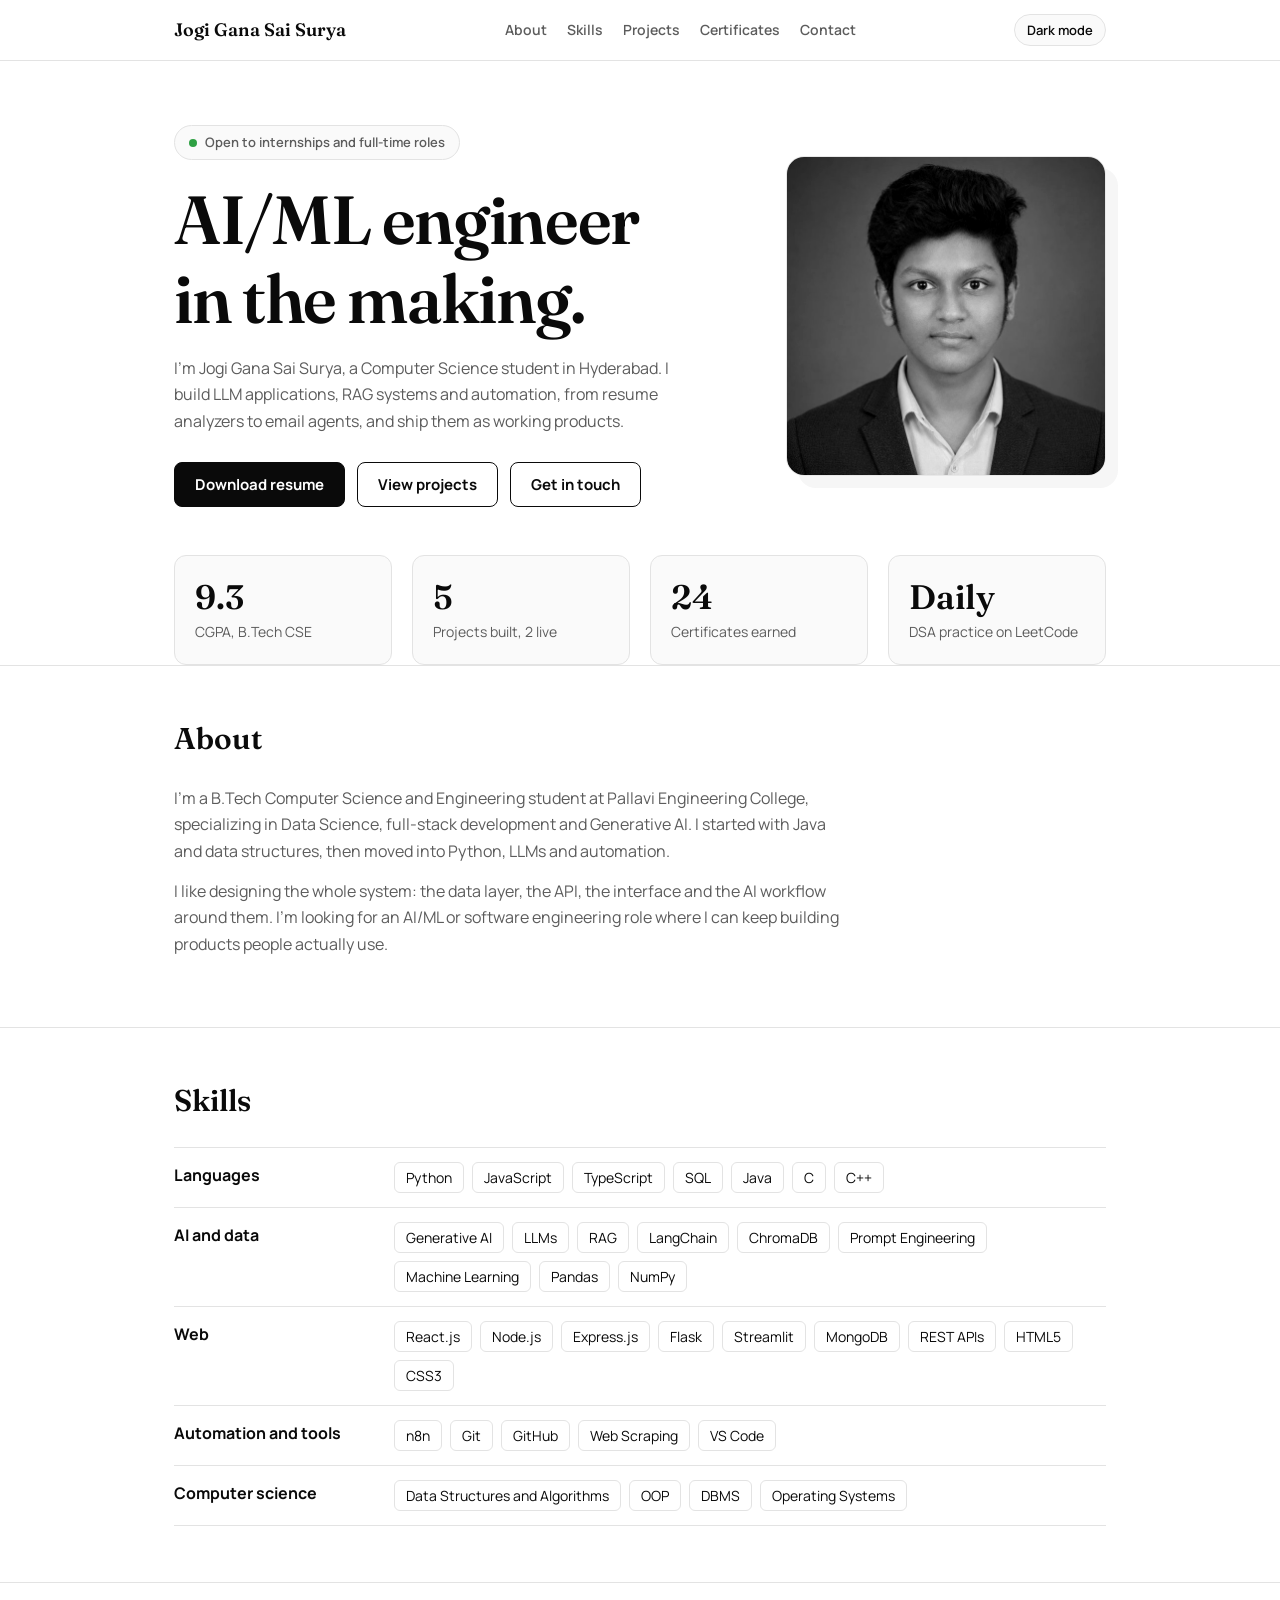
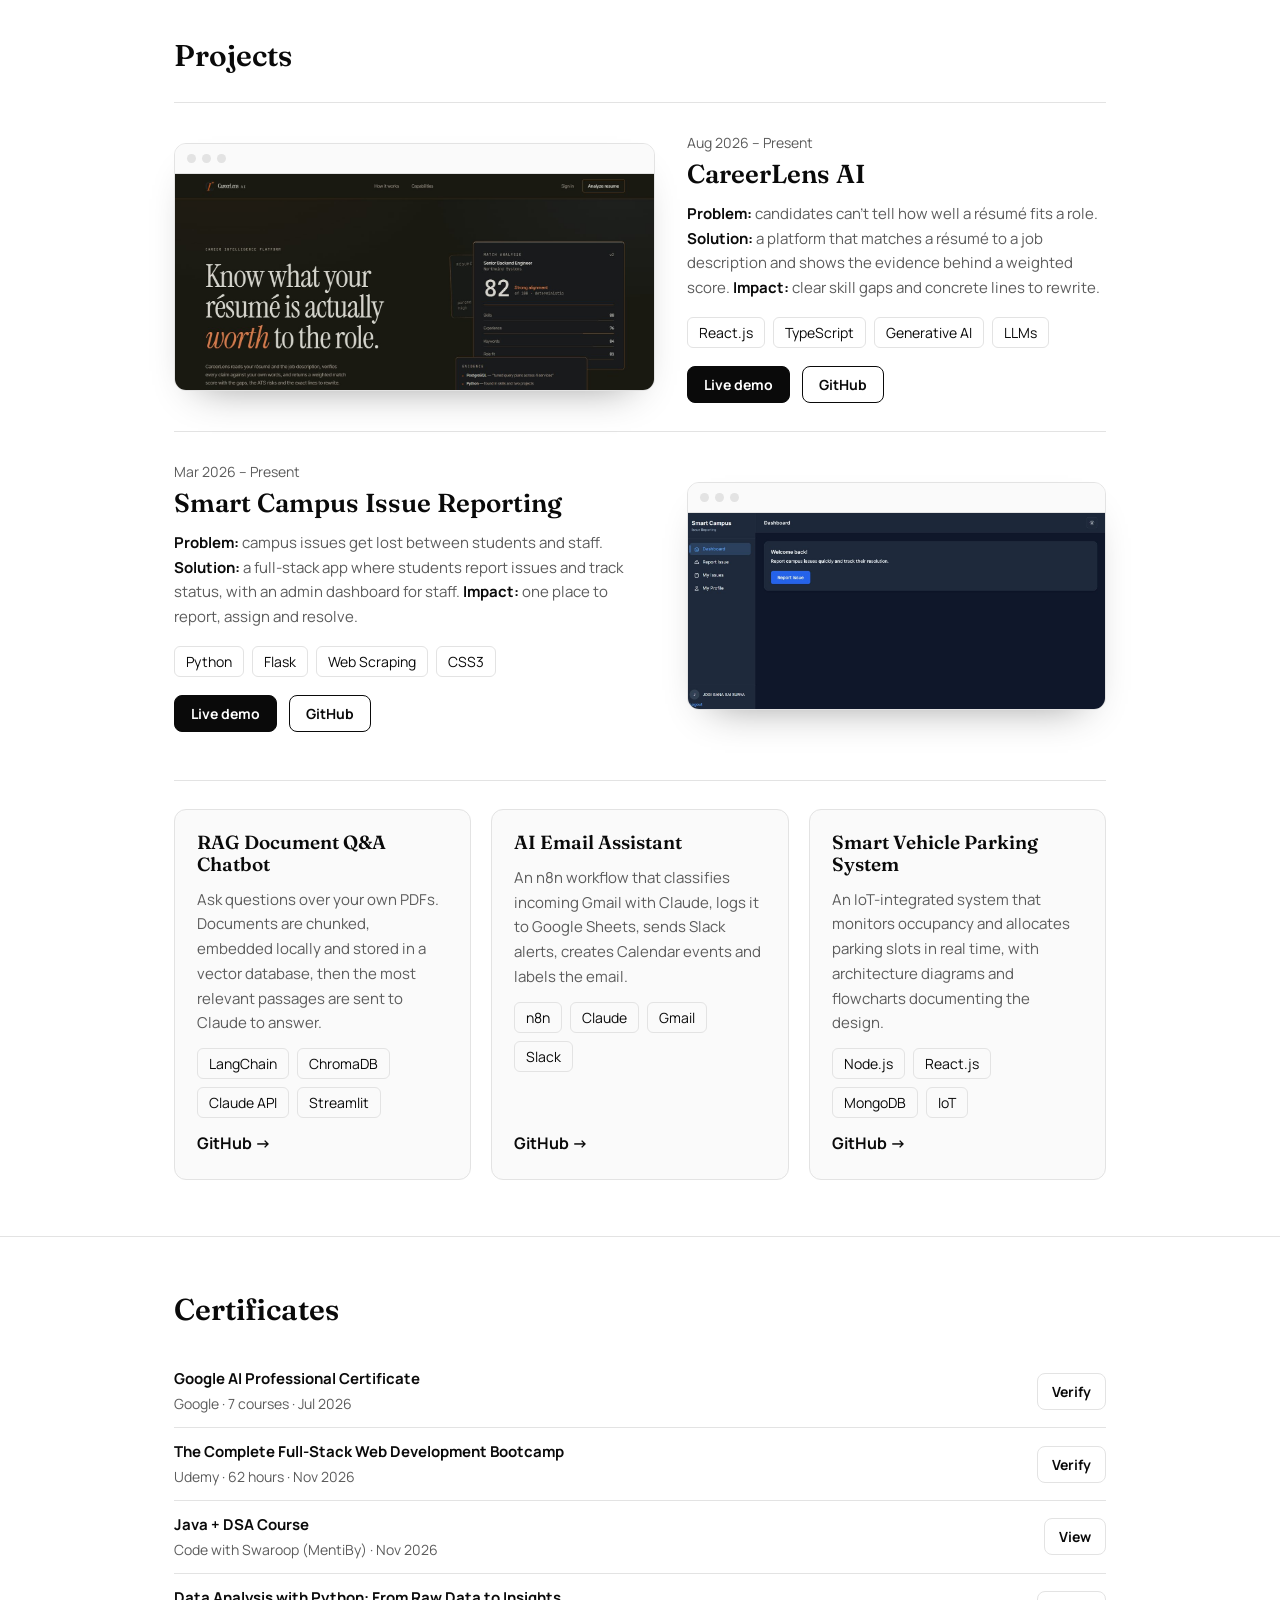
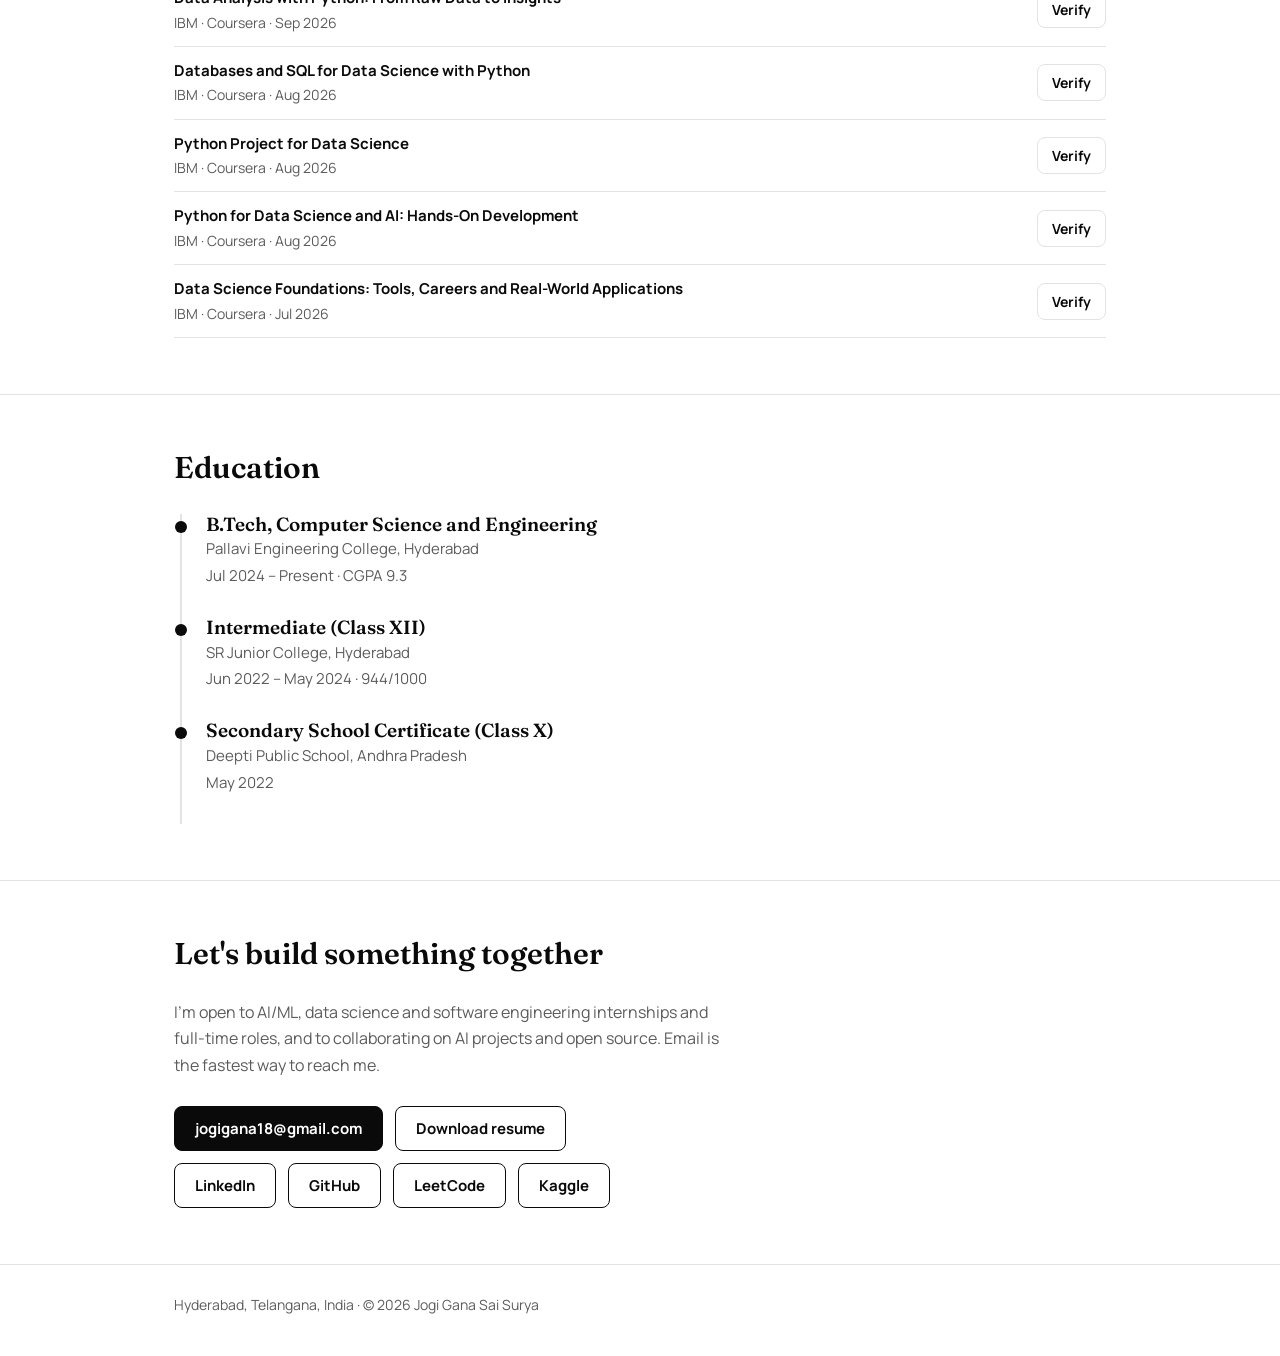
<file: index.html>
<!doctype html>
<html lang="en">
  <head>
    <meta charset="utf-8" />
    <meta
      name="viewport"
      content="width=device-width, initial-scale=1, viewport-fit=cover"
    />
    <title>Jogi Gana Sai Surya | AI/ML Engineer in the Making</title>
    <meta
      name="description"
      content="Portfolio of Jogi Gana Sai Surya, a Computer Science student in Hyderabad building LLM applications, RAG systems, automation and full-stack products. Open to internships and full-time roles."
    />
    <meta property="og:type" content="website" />
    <meta
      property="og:title"
      content="Jogi Gana Sai Surya | AI/ML Engineer in the Making"
    />
    <meta
      property="og:description"
      content="LLM apps, RAG systems and automation. See my projects, certificates and resume."
    />
    <meta
      property="og:image"
      content="https://gana9989.github.io/Portfolio2/assets/photo.jpg"
    />
    <meta name="theme-color" content="#000000" />
    <link rel="preconnect" href="https://fonts.googleapis.com" />
    <link
      href="https://fonts.googleapis.com/css2?family=Fraunces:opsz,wght@9..144,500;9..144,600&family=Manrope:wght@400;500;600;700&display=swap"
      rel="stylesheet"
    />
    <link rel="stylesheet" href="style.css" />
  </head>
  <body>
    <header class="nav">
      <div class="wrap">
        <a class="brand" href="#top">Jogi Gana Sai Surya</a>
        <nav class="links" aria-label="Sections">
          <a class="hide-s" href="#about">About</a
          ><a class="hide-s" href="#skills">Skills</a
          ><a href="#projects">Projects</a
          ><a class="hide-s" href="#certificates">Certificates</a
          ><a href="#contact">Contact</a>
        </nav>
        <button id="theme" type="button" aria-label="Switch color theme">
          Dark mode
        </button>
      </div>
    </header>

    <main id="top">
      <div class="hero">
        <div class="wrap">
          <div>
            <p class="badge"><i></i>Open to internships and full-time roles</p>
            <h1>AI/ML engineer<br />in the making.</h1>
            <p class="lede">
              I'm Jogi Gana Sai Surya, a Computer Science student in Hyderabad.
              I build LLM applications, RAG systems and automation, from resume
              analyzers to email agents, and ship them as working products.
            </p>
            <div class="cta">
              <a
                class="btn primary"
                href="assets/resume.pdf"
                download="Jogi_Gana_Sai_Surya_Resume.pdf"
                >Download resume</a
              >
              <a class="btn ghost" href="#projects">View projects</a>
              <a class="btn ghost" href="#contact">Get in touch</a>
            </div>
          </div>
          <img
            class="photo"
            alt="Portrait of Jogi Gana Sai Surya"
            src="assets/photo.jpg"
            width="320"
            height="320"
          />
        </div>
      </div>

      <div class="wrap">
        <div class="stats reveal">
          <div class="stat">
            <strong>9.3</strong><span>CGPA, B.Tech CSE</span>
          </div>
          <div class="stat">
            <strong>5</strong><span>Projects built, 2 live</span>
          </div>
          <div class="stat">
            <strong>24</strong><span>Certificates earned</span>
          </div>
          <div class="stat">
            <strong>Daily</strong><span>DSA practice on LeetCode</span>
          </div>
        </div>
      </div>

      <section id="about" class="about">
        <div class="wrap reveal">
          <h2>About</h2>
          <p>
            I'm a B.Tech Computer Science and Engineering student at Pallavi
            Engineering College, specializing in Data Science, full-stack
            development and Generative AI. I started with Java and data
            structures, then moved into Python, LLMs and automation.
          </p>
          <p>
            I like designing the whole system: the data layer, the API, the
            interface and the AI workflow around them. I'm looking for an AI/ML
            or software engineering role where I can keep building products
            people actually use.
          </p>
        </div>
      </section>

      <section id="skills">
        <div class="wrap reveal">
          <h2>Skills</h2>
          <div class="skills">
            <div class="skill">
              <b>Languages</b>
              <div class="chips">
                <span>Python</span><span>JavaScript</span><span>TypeScript</span
                ><span>SQL</span><span>Java</span><span>C</span><span>C++</span>
              </div>
            </div>
            <div class="skill">
              <b>AI and data</b>
              <div class="chips">
                <span>Generative AI</span><span>LLMs</span><span>RAG</span
                ><span>LangChain</span><span>ChromaDB</span
                ><span>Prompt Engineering</span><span>Machine Learning</span
                ><span>Pandas</span><span>NumPy</span>
              </div>
            </div>
            <div class="skill">
              <b>Web</b>
              <div class="chips">
                <span>React.js</span><span>Node.js</span><span>Express.js</span
                ><span>Flask</span><span>Streamlit</span><span>MongoDB</span
                ><span>REST APIs</span><span>HTML5</span><span>CSS3</span>
              </div>
            </div>
            <div class="skill">
              <b>Automation and tools</b>
              <div class="chips">
                <span>n8n</span><span>Git</span><span>GitHub</span
                ><span>Web Scraping</span><span>VS Code</span>
              </div>
            </div>
            <div class="skill">
              <b>Computer science</b>
              <div class="chips">
                <span>Data Structures and Algorithms</span><span>OOP</span
                ><span>DBMS</span><span>Operating Systems</span>
              </div>
            </div>
          </div>
        </div>
      </section>

      <section id="projects">
        <div class="wrap">
          <h2 class="reveal">Projects</h2>

          <article class="project reveal">
            <div class="shot">
              <div class="bar"><i></i><i></i><i></i></div>
              <img
                src="assets/projects/careerlens.jpg"
                alt="CareerLens AI home page showing a resume match analysis score"
                loading="lazy"
                width="1400"
                height="631"
              />
            </div>
            <div class="pbody">
              <p class="meta">Aug 2026 – Present</p>
              <h3>CareerLens AI</h3>
              <p class="pitch">
                <b>Problem:</b> candidates can't tell how well a résumé fits a
                role. <b>Solution:</b> a platform that matches a résumé to a job
                description and shows the evidence behind a weighted score.
                <b>Impact:</b> clear skill gaps and concrete lines to rewrite.
              </p>
              <div class="chips">
                <span>React.js</span><span>TypeScript</span
                ><span>Generative AI</span><span>LLMs</span>
              </div>
              <div class="cta">
                <a
                  class="btn primary sm"
                  href="https://careerlens-resumeanalyzer.lovable.app/"
                  target="_blank"
                  rel="noopener"
                  >Live demo</a
                ><a
                  class="btn ghost sm"
                  href="https://github.com/Gana9989"
                  target="_blank"
                  rel="noopener"
                  >GitHub</a
                >
              </div>
            </div>
          </article>

          <article class="project reveal">
            <div class="shot">
              <div class="bar"><i></i><i></i><i></i></div>
              <img
                src="assets/projects/smart-campus.jpg"
                alt="Smart Campus Issue Reporting dashboard with a Report Issue button"
                loading="lazy"
                width="1400"
                height="662"
              />
            </div>
            <div class="pbody">
              <p class="meta">Mar 2026 – Present</p>
              <h3>Smart Campus Issue Reporting</h3>
              <p class="pitch">
                <b>Problem:</b> campus issues get lost between students and
                staff. <b>Solution:</b> a full-stack app where students report
                issues and track status, with an admin dashboard for staff.
                <b>Impact:</b> one place to report, assign and resolve.
              </p>
              <div class="chips">
                <span>Python</span><span>Flask</span><span>Web Scraping</span
                ><span>CSS3</span>
              </div>
              <div class="cta">
                <a
                  class="btn primary sm"
                  href="https://smart-campus-issues.onrender.com/login"
                  target="_blank"
                  rel="noopener"
                  >Live demo</a
                ><a
                  class="btn ghost sm"
                  href="https://github.com/Gana9989"
                  target="_blank"
                  rel="noopener"
                  >GitHub</a
                >
              </div>
            </div>
          </article>

          <div class="grid2">
            <article class="mini reveal">
              <h3>RAG Document Q&amp;A Chatbot</h3>
              <p>
                Ask questions over your own PDFs. Documents are chunked,
                embedded locally and stored in a vector database, then the most
                relevant passages are sent to Claude to answer.
              </p>
              <div class="chips">
                <span>LangChain</span><span>ChromaDB</span
                ><span>Claude API</span><span>Streamlit</span>
              </div>
              <a
                class="textlink"
                href="https://github.com/Gana9989"
                target="_blank"
                rel="noopener"
                >GitHub →</a
              >
            </article>
            <article class="mini reveal">
              <h3>AI Email Assistant</h3>
              <p>
                An n8n workflow that classifies incoming Gmail with Claude, logs
                it to Google Sheets, sends Slack alerts, creates Calendar events
                and labels the email.
              </p>
              <div class="chips">
                <span>n8n</span><span>Claude</span><span>Gmail</span
                ><span>Slack</span>
              </div>
              <a
                class="textlink"
                href="https://github.com/Gana9989"
                target="_blank"
                rel="noopener"
                >GitHub →</a
              >
            </article>
            <article class="mini reveal">
              <h3>Smart Vehicle Parking System</h3>
              <p>
                An IoT-integrated system that monitors occupancy and allocates
                parking slots in real time, with architecture diagrams and
                flowcharts documenting the design.
              </p>
              <div class="chips">
                <span>Node.js</span><span>React.js</span><span>MongoDB</span
                ><span>IoT</span>
              </div>
              <a
                class="textlink"
                href="https://github.com/Gana9989"
                target="_blank"
                rel="noopener"
                >GitHub →</a
              >
            </article>
          </div>
        </div>
      </section>

      <section id="certificates">
        <div class="wrap reveal">
          <h2>Certificates</h2>
          <ul class="certs">
            <li>
              <div>
                <b>Google AI Professional Certificate</b
                ><span>Google · 7 courses · Jul 2026</span>
              </div>
              <a
                href="https://coursera.org/verify/professional-cert/LN5IWTV3CLVA"
                target="_blank"
                rel="noopener"
                >Verify</a
              >
            </li>
            <li>
              <div>
                <b>The Complete Full-Stack Web Development Bootcamp</b
                ><span>Udemy · 62 hours · Nov 2026</span>
              </div>
              <a
                href="https://ude.my/UC-f9abcba0-5ccd-40e4-b884-f62918798cf9"
                target="_blank"
                rel="noopener"
                >Verify</a
              >
            </li>
            <li>
              <div>
                <b>Java + DSA Course</b
                ><span>Code with Swaroop (MentiBy) · Nov 2026</span>
              </div>
              <a
                href="assets/certificates/java-dsa-mentiby.jpg"
                target="_blank"
                rel="noopener"
                >View</a
              >
            </li>
            <li>
              <div>
                <b>Data Analysis with Python: From Raw Data to Insights</b
                ><span>IBM · Coursera · Sep 2026</span>
              </div>
              <a
                href="https://coursera.org/verify/KGO4W29IEERS"
                target="_blank"
                rel="noopener"
                >Verify</a
              >
            </li>
            <li>
              <div>
                <b>Databases and SQL for Data Science with Python</b
                ><span>IBM · Coursera · Aug 2026</span>
              </div>
              <a
                href="https://coursera.org/verify/UM6BGEBTQVSN"
                target="_blank"
                rel="noopener"
                >Verify</a
              >
            </li>
            <li>
              <div>
                <b>Python Project for Data Science</b
                ><span>IBM · Coursera · Aug 2026</span>
              </div>
              <a
                href="https://coursera.org/verify/XYR93CK5ZPX8"
                target="_blank"
                rel="noopener"
                >Verify</a
              >
            </li>
            <li>
              <div>
                <b>Python for Data Science and AI: Hands-On Development</b
                ><span>IBM · Coursera · Aug 2026</span>
              </div>
              <a
                href="https://coursera.org/verify/XR44JDJL63FX"
                target="_blank"
                rel="noopener"
                >Verify</a
              >
            </li>
            <li>
              <div>
                <b
                  >Data Science Foundations: Tools, Careers and Real-World
                  Applications</b
                ><span>IBM · Coursera · Jul 2026</span>
              </div>
              <a
                href="https://coursera.org/verify/SKKR5V63G617"
                target="_blank"
                rel="noopener"
                >Verify</a
              >
            </li>
          </ul>
        </div>
      </section>

      <section id="education">
        <div class="wrap reveal">
          <h2>Education</h2>
          <div class="tl">
            <div>
              <h3>B.Tech, Computer Science and Engineering</h3>
              <p>Pallavi Engineering College, Hyderabad</p>
              <p>Jul 2024 – Present · CGPA 9.3</p>
            </div>
            <div>
              <h3>Intermediate (Class XII)</h3>
              <p>SR Junior College, Hyderabad</p>
              <p>Jun 2022 – May 2024 · 944/1000</p>
            </div>
            <div>
              <h3>Secondary School Certificate (Class X)</h3>
              <p>Deepti Public School, Andhra Pradesh</p>
              <p>May 2022</p>
            </div>
          </div>
        </div>
      </section>

      <section id="contact" class="contact">
        <div class="wrap reveal">
          <h2>Let's build something together</h2>
          <p>
            I'm open to AI/ML, data science and software engineering internships
            and full-time roles, and to collaborating on AI projects and open
            source. Email is the fastest way to reach me.
          </p>
          <div class="cta">
            <a class="btn primary" href="mailto:jogigana18@gmail.com"
              >jogigana18@gmail.com</a
            >
            <a
              class="btn ghost"
              href="assets/resume.pdf"
              download="Jogi_Gana_Sai_Surya_Resume.pdf"
              >Download resume</a
            >
          </div>
          <div class="cta">
            <a
              class="btn ghost"
              href="https://www.linkedin.com/in/jogi-gana-sai-surya-b6bb36315/"
              target="_blank"
              rel="noopener"
              >LinkedIn</a
            >
            <a
              class="btn ghost"
              href="https://github.com/Gana9989"
              target="_blank"
              rel="noopener"
              >GitHub</a
            >
            <a
              class="btn ghost"
              href="https://leetcode.com/u/Gana_Sai/"
              target="_blank"
              rel="noopener"
              >LeetCode</a
            >
            <a
              class="btn ghost"
              href="https://www.kaggle.com/ganasaisurya"
              target="_blank"
              rel="noopener"
              >Kaggle</a
            >
          </div>
        </div>
      </section>
    </main>
    <footer>
      <div class="wrap">
        Hyderabad, Telangana, India · © 2026 Jogi Gana Sai Surya
      </div>
    </footer>
    <script src="script.js"></script>
  </body>
</html>
</file>
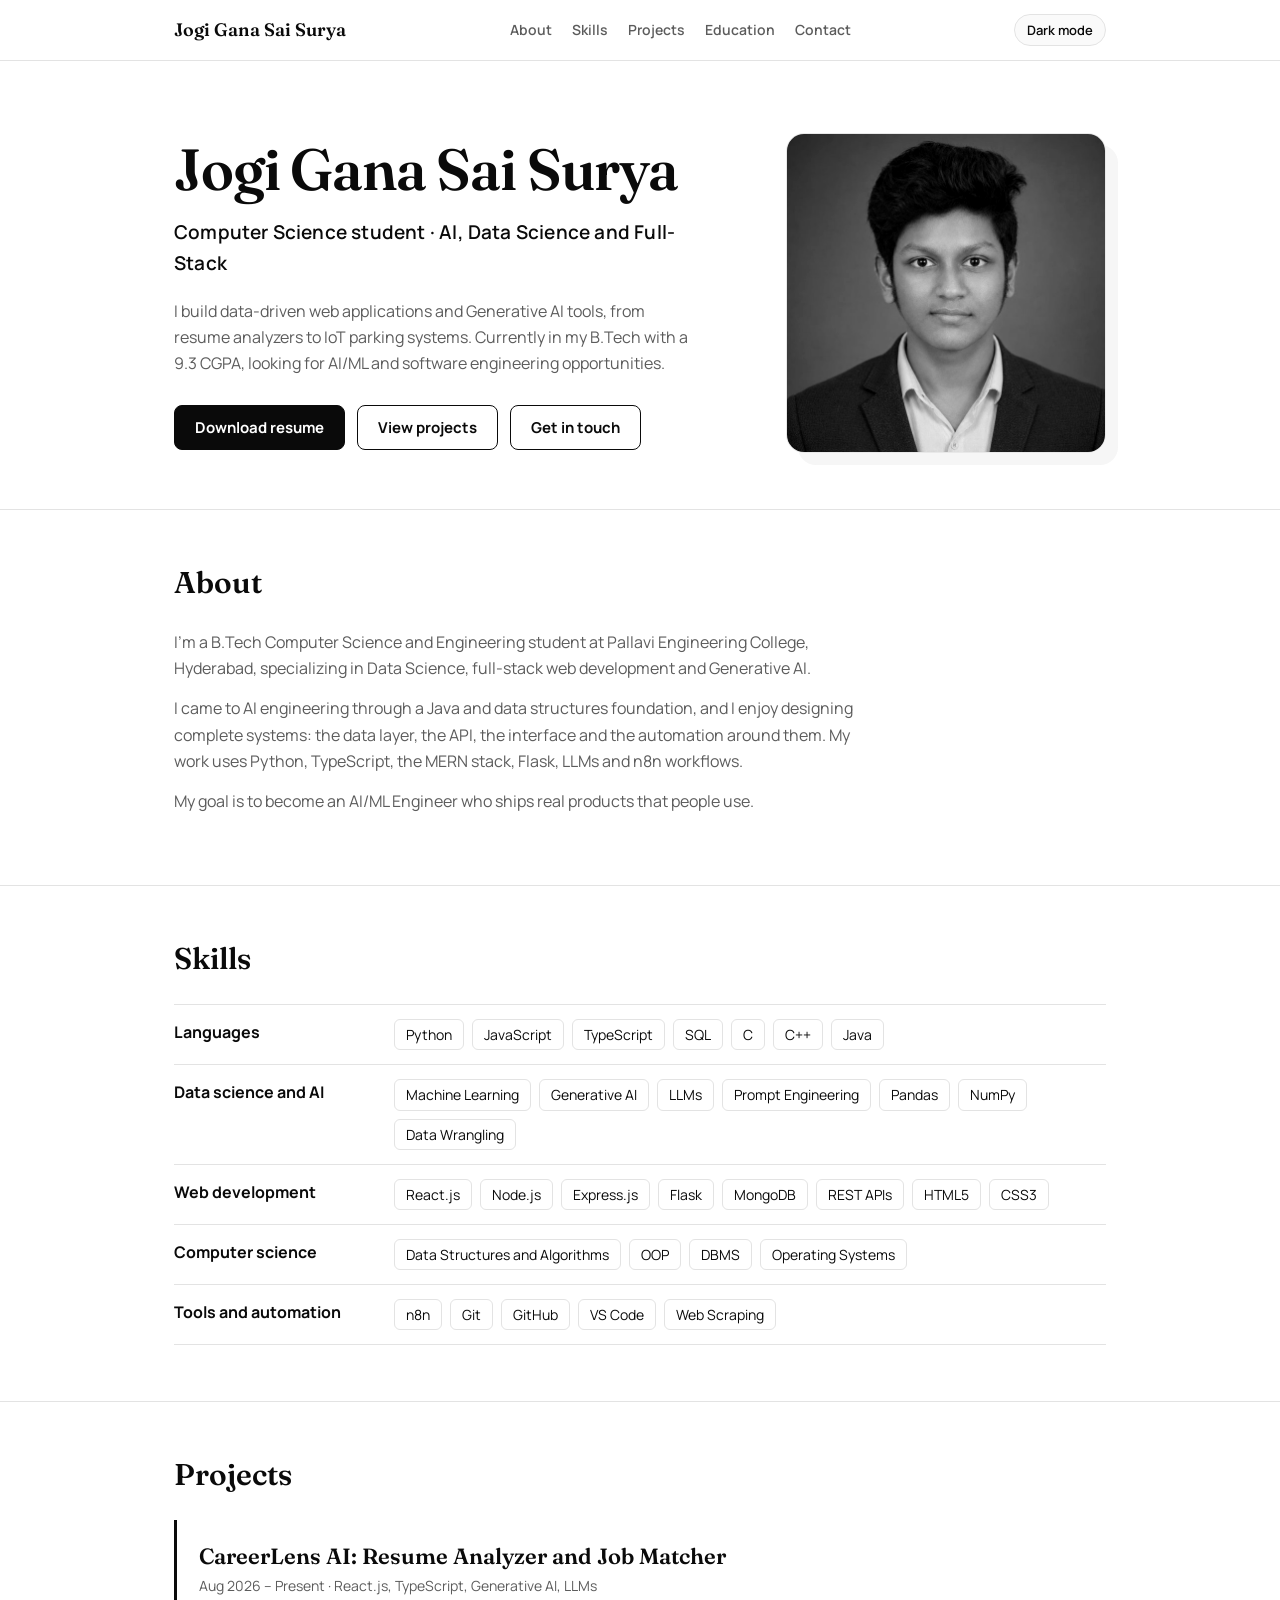
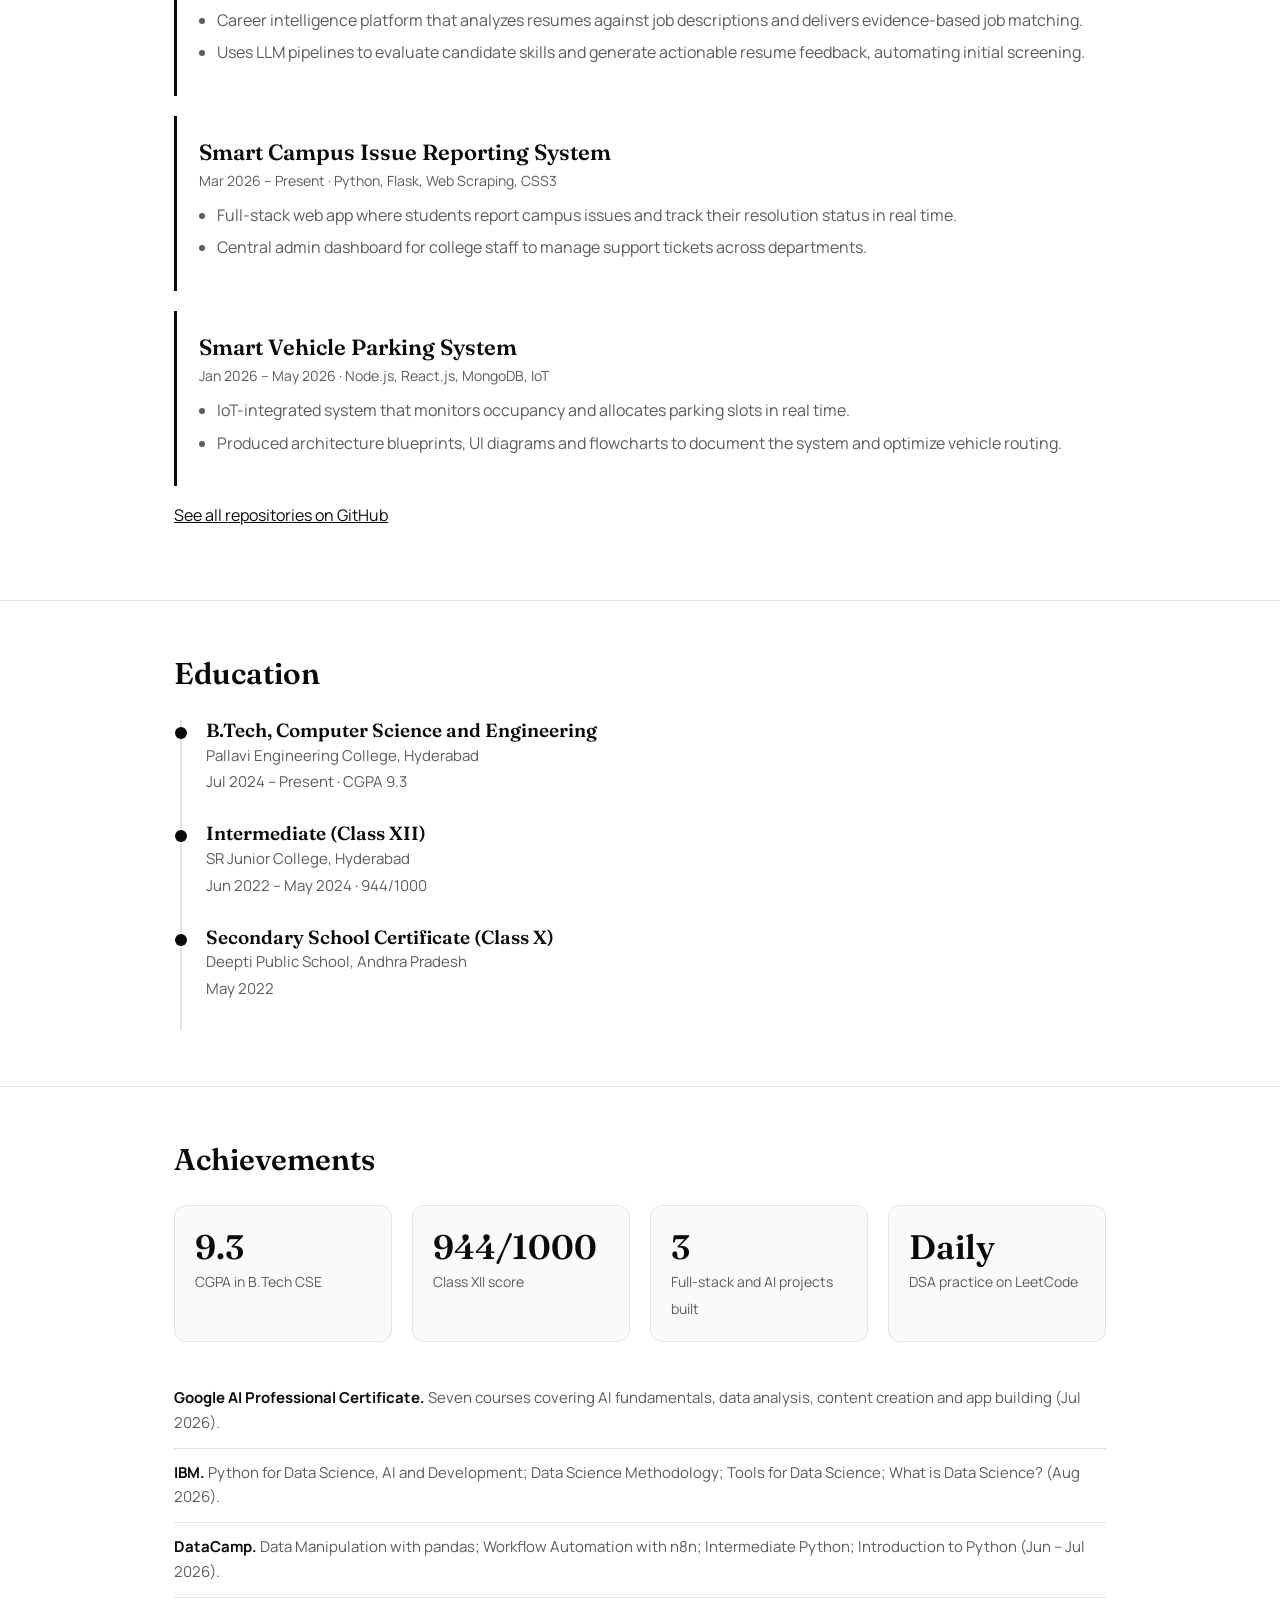
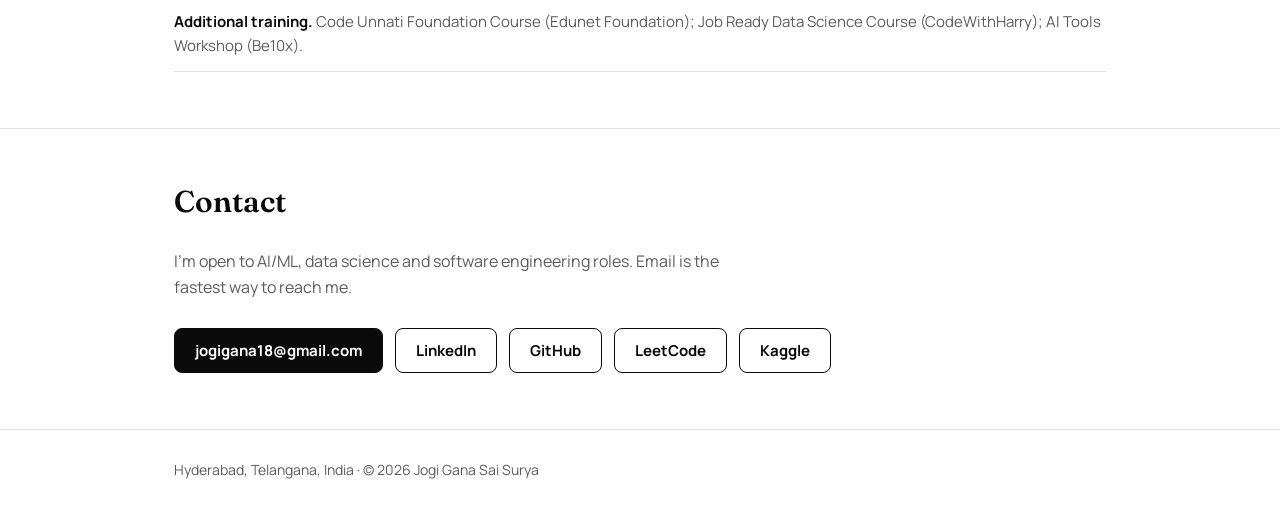
<file: portfolio-site/index.html>
<!DOCTYPE html>
<html lang="en">
<head>
<meta charset="utf-8">
<meta name="viewport" content="width=device-width, initial-scale=1, viewport-fit=cover">
<title>Jogi Gana Sai Surya – Portfolio</title>
<link rel="preconnect" href="https://fonts.googleapis.com">
<link href="https://fonts.googleapis.com/css2?family=Fraunces:opsz,wght@9..144,500;9..144,600&family=Manrope:wght@400;500;600;700&display=swap" rel="stylesheet">
<link rel="stylesheet" href="style.css">
</head>
<body>
<header class="nav"><div class="wrap">
<a class="brand" href="#top">Jogi Gana Sai Surya</a>
<nav class="links" aria-label="Sections"><a class="hide-s" href="#about">About</a><a class="hide-s" href="#skills">Skills</a><a href="#projects">Projects</a><a class="hide-s" href="#education">Education</a><a href="#contact">Contact</a></nav>
<button id="theme" type="button" aria-label="Switch color theme">Dark mode</button>
</div></header>

<main id="top">
<div class="hero"><div class="wrap">
<div>
<h1>Jogi Gana Sai Surya</h1>
<p class="role">Computer Science student · AI, Data Science and Full-Stack</p>
<p class="lede">I build data-driven web applications and Generative AI tools, from resume analyzers to IoT parking systems. Currently in my B.Tech with a 9.3 CGPA, looking for AI/ML and software engineering opportunities.</p>
<div class="cta">
<a class="btn primary" href="assets/resume.pdf" download="Jogi_Gana_Sai_Surya_Resume.pdf">Download resume</a>
<a class="btn ghost" href="#projects">View projects</a>
<a class="btn ghost" href="#contact">Get in touch</a>
</div>
</div>
<img class="photo" alt="Portrait of Jogi Gana Sai Surya" src="assets/photo.jpg">
</div></div>

<section id="about" class="about"><div class="wrap">
<h2>About</h2>
<p>I'm a B.Tech Computer Science and Engineering student at Pallavi Engineering College, Hyderabad, specializing in Data Science, full-stack web development and Generative AI.</p>
<p>I came to AI engineering through a Java and data structures foundation, and I enjoy designing complete systems: the data layer, the API, the interface and the automation around them. My work uses Python, TypeScript, the MERN stack, Flask, LLMs and n8n workflows.</p>
<p>My goal is to become an AI/ML Engineer who ships real products that people use.</p>
</div></section>

<section id="skills"><div class="wrap">
<h2>Skills</h2>
<div class="skills">
<div class="skill"><b>Languages</b><div class="chips"><span>Python</span><span>JavaScript</span><span>TypeScript</span><span>SQL</span><span>C</span><span>C++</span><span>Java</span></div></div>
<div class="skill"><b>Data science and AI</b><div class="chips"><span>Machine Learning</span><span>Generative AI</span><span>LLMs</span><span>Prompt Engineering</span><span>Pandas</span><span>NumPy</span><span>Data Wrangling</span></div></div>
<div class="skill"><b>Web development</b><div class="chips"><span>React.js</span><span>Node.js</span><span>Express.js</span><span>Flask</span><span>MongoDB</span><span>REST APIs</span><span>HTML5</span><span>CSS3</span></div></div>
<div class="skill"><b>Computer science</b><div class="chips"><span>Data Structures and Algorithms</span><span>OOP</span><span>DBMS</span><span>Operating Systems</span></div></div>
<div class="skill"><b>Tools and automation</b><div class="chips"><span>n8n</span><span>Git</span><span>GitHub</span><span>VS Code</span><span>Web Scraping</span></div></div>
</div>
</div></section>

<section id="projects"><div class="wrap">
<h2>Projects</h2>
<article class="proj">
<h3>CareerLens AI: Resume Analyzer and Job Matcher</h3>
<p class="meta">Aug 2026 – Present · React.js, TypeScript, Generative AI, LLMs</p>
<ul><li>Career intelligence platform that analyzes resumes against job descriptions and delivers evidence-based job matching.</li>
<li>Uses LLM pipelines to evaluate candidate skills and generate actionable resume feedback, automating initial screening.</li></ul>
</article>
<article class="proj">
<h3>Smart Campus Issue Reporting System</h3>
<p class="meta">Mar 2026 – Present · Python, Flask, Web Scraping, CSS3</p>
<ul><li>Full-stack web app where students report campus issues and track their resolution status in real time.</li>
<li>Central admin dashboard for college staff to manage support tickets across departments.</li></ul>
</article>
<article class="proj">
<h3>Smart Vehicle Parking System</h3>
<p class="meta">Jan 2026 – May 2026 · Node.js, React.js, MongoDB, IoT</p>
<ul><li>IoT-integrated system that monitors occupancy and allocates parking slots in real time.</li>
<li>Produced architecture blueprints, UI diagrams and flowcharts to document the system and optimize vehicle routing.</li></ul>
</article>
<p><a href="https://github.com/Gana9989" target="_blank" rel="noopener">See all repositories on GitHub</a></p>
</div></section>

<section id="education"><div class="wrap">
<h2>Education</h2>
<div class="tl">
<div><h3>B.Tech, Computer Science and Engineering</h3><p>Pallavi Engineering College, Hyderabad</p><p>Jul 2024 – Present · CGPA 9.3</p></div>
<div><h3>Intermediate (Class XII)</h3><p>SR Junior College, Hyderabad</p><p>Jun 2022 – May 2024 · 944/1000</p></div>
<div><h3>Secondary School Certificate (Class X)</h3><p>Deepti Public School, Andhra Pradesh</p><p>May 2022</p></div>
</div>
</div></section>

<section id="achievements"><div class="wrap">
<h2>Achievements</h2>
<div class="stats">
<div class="stat"><strong>9.3</strong><span>CGPA in B.Tech CSE</span></div>
<div class="stat"><strong>944/1000</strong><span>Class XII score</span></div>
<div class="stat"><strong>3</strong><span>Full-stack and AI projects built</span></div>
<div class="stat"><strong>Daily</strong><span>DSA practice on LeetCode</span></div>
</div>
<ul class="certs">
<li><b>Google AI Professional Certificate.</b> Seven courses covering AI fundamentals, data analysis, content creation and app building (Jul 2026).</li>
<li><b>IBM.</b> Python for Data Science, AI and Development; Data Science Methodology; Tools for Data Science; What is Data Science? (Aug 2026).</li>
<li><b>DataCamp.</b> Data Manipulation with pandas; Workflow Automation with n8n; Intermediate Python; Introduction to Python (Jun – Jul 2026).</li>
<li><b>Additional training.</b> Code Unnati Foundation Course (Edunet Foundation); Job Ready Data Science Course (CodeWithHarry); AI Tools Workshop (Be10x).</li>
</ul>
</div></section>

<section id="contact" class="contact"><div class="wrap">
<h2>Contact</h2>
<p>I'm open to AI/ML, data science and software engineering roles. Email is the fastest way to reach me.</p>
<div class="cta">
<a class="btn primary" href="mailto:jogigana18@gmail.com">jogigana18@gmail.com</a>
<a class="btn ghost" href="https://www.linkedin.com/in/jogi-gana-sai-surya-b6bb36315/" target="_blank" rel="noopener">LinkedIn</a>
<a class="btn ghost" href="https://github.com/Gana9989" target="_blank" rel="noopener">GitHub</a>
<a class="btn ghost" href="https://leetcode.com/u/Gana_Sai/" target="_blank" rel="noopener">LeetCode</a>
<a class="btn ghost" href="https://www.kaggle.com/ganasaisurya" target="_blank" rel="noopener">Kaggle</a>
</div>
</div></section>
</main>
<footer><div class="wrap">Hyderabad, Telangana, India · © 2026 Jogi Gana Sai Surya</div></footer>

<script src="script.js"></script>
</body>
</html>
</file>
<file: style.css>
:root {
  --bg: #ffffff;
  --surface: #fafafa;
  --ink: #0a0a0a;
  --muted: #5c5c5c;
  --line: #e3e3e3;
  --accent: #0a0a0a;
  --accent-ink: #ffffff;
  --tint: #f0f0f0;
  color-scheme: light;
  box-sizing: border-box;
  padding-top: env(safe-area-inset-top, 0px);
  padding-bottom: env(safe-area-inset-bottom, 0px);
}
@media (prefers-color-scheme: dark) {
  :root:not([data-theme="light"]) {
    --bg: #000000;
    --surface: #0d0d0d;
    --ink: #f5f5f5;
    --muted: #a3a3a3;
    --line: #262626;
    --accent: #ffffff;
    --accent-ink: #000000;
    --tint: #171717;
    color-scheme: dark;
  }
}
:root[data-theme="dark"] {
  --bg: #000000;
  --surface: #0d0d0d;
  --ink: #f5f5f5;
  --muted: #a3a3a3;
  --line: #262626;
  --accent: #ffffff;
  --accent-ink: #000000;
  --tint: #171717;
  color-scheme: dark;
}
html {
  scroll-behavior: smooth;
  scroll-padding-top: calc(72px + env(safe-area-inset-top, 0px));
}
* {
  box-sizing: border-box;
}
body {
  margin: 0;
  background: var(--bg);
  color: var(--ink);
  font:
    400 16px/1.65 Manrope,
    system-ui,
    -apple-system,
    "Segoe UI",
    sans-serif;
}
h1,
h2,
h3 {
  font-family: Fraunces, Georgia, "Times New Roman", serif;
  font-weight: 600;
  line-height: 1.15;
  margin: 0;
}
a {
  color: var(--accent);
}
:focus-visible {
  outline: 2px solid var(--accent);
  outline-offset: 3px;
  border-radius: 4px;
}
.wrap {
  max-width: 980px;
  margin: 0 auto;
  padding: 0 24px;
}
header.nav {
  position: sticky;
  top: env(safe-area-inset-top, 0px);
  z-index: 20;
  background: color-mix(in srgb, var(--bg) 88%, transparent);
  backdrop-filter: blur(8px);
  border-bottom: 1px solid var(--line);
}
.nav .wrap {
  display: flex;
  align-items: center;
  justify-content: space-between;
  height: 60px;
  gap: 16px;
}
.brand {
  font-family: Fraunces, Georgia, serif;
  font-weight: 600;
  font-size: 18px;
  color: var(--ink);
  text-decoration: none;
}
.links {
  display: flex;
  gap: 20px;
  align-items: center;
  overflow-x: auto;
}
.links a {
  color: var(--muted);
  text-decoration: none;
  font-size: 14px;
  font-weight: 600;
  white-space: nowrap;
}
.links a:hover {
  color: var(--ink);
}
#theme {
  border: 1px solid var(--line);
  background: var(--surface);
  color: var(--ink);
  border-radius: 999px;
  padding: 6px 12px;
  font:
    600 13px Manrope,
    sans-serif;
  cursor: pointer;
  white-space: nowrap;
}
.hero {
  padding: 72px 0 56px;
}
.hero .wrap {
  display: grid;
  grid-template-columns: 1.4fr 1fr;
  gap: 48px;
  align-items: center;
}
.hero h1 {
  font-size: clamp(36px, 6vw, 58px);
  letter-spacing: -0.02em;
}
.role {
  margin: 14px 0 0;
  font-size: 19px;
  color: var(--ink);
  font-weight: 600;
  letter-spacing: 0.01em;
}
.lede {
  margin: 18px 0 0;
  color: var(--muted);
  max-width: 52ch;
}
.cta {
  display: flex;
  flex-wrap: wrap;
  gap: 12px;
  margin-top: 28px;
}
.btn {
  display: inline-block;
  padding: 11px 20px;
  border-radius: 8px;
  font:
    700 15px Manrope,
    sans-serif;
  text-decoration: none;
  border: 1.5px solid var(--accent);
  cursor: pointer;
}
.btn.primary {
  background: var(--accent);
  color: var(--accent-ink);
}
.btn.ghost {
  background: transparent;
  color: var(--accent);
}
.photo {
  justify-self: end;
  width: 100%;
  max-width: 320px;
  aspect-ratio: 1;
  border-radius: 18px;
  object-fit: cover;
  border: 1px solid var(--line);
  box-shadow: 12px 12px 0 var(--tint);
  filter: grayscale(1) contrast(1.05);
}
section {
  padding: 56px 0;
  border-top: 1px solid var(--line);
}
section h2 {
  font-size: 30px;
  margin-bottom: 28px;
}
.about p {
  max-width: 68ch;
  margin: 0 0 14px;
  color: var(--muted);
}
.skills {
  display: grid;
  gap: 0;
}
.skill {
  display: grid;
  grid-template-columns: 200px 1fr;
  gap: 20px;
  padding: 14px 0;
  border-bottom: 1px solid var(--line);
}
.skill:first-child {
  border-top: 1px solid var(--line);
}
.skill b {
  font-weight: 700;
}
.chips {
  display: flex;
  flex-wrap: wrap;
  gap: 8px;
}
.chips span {
  background: transparent;
  border: 1px solid var(--line);
  color: var(--ink);
  padding: 3px 11px;
  border-radius: 6px;
  font-size: 14px;
}
.proj {
  padding: 24px 0 24px 22px;
  border-left: 3px solid var(--accent);
  margin-bottom: 8px;
}
.proj + .proj {
  margin-top: 20px;
}
.proj h3 {
  font-size: 22px;
}
.meta {
  color: var(--muted);
  font-size: 14px;
  margin: 4px 0 10px;
}
.proj ul {
  margin: 10px 0 0;
  padding-left: 18px;
  color: var(--muted);
}
.proj li {
  margin-bottom: 6px;
}
.tl {
  border-left: 2px solid var(--line);
  margin-left: 6px;
}
.tl > div {
  position: relative;
  padding: 0 0 26px 24px;
}
.tl > div::before {
  content: "";
  position: absolute;
  left: -7px;
  top: 7px;
  width: 12px;
  height: 12px;
  border-radius: 50%;
  background: var(--accent);
}
.tl h3 {
  font-size: 19px;
}
.tl p {
  margin: 2px 0;
  color: var(--muted);
  font-size: 15px;
}
.stats {
  display: grid;
  grid-template-columns: repeat(auto-fit, minmax(200px, 1fr));
  gap: 20px;
  margin-bottom: 32px;
}
.stat {
  padding: 20px;
  background: var(--surface);
  border: 1px solid var(--line);
  border-radius: 12px;
}
.stat strong {
  display: block;
  font:
    600 34px Fraunces,
    Georgia,
    serif;
  color: var(--accent);
}
.stat span {
  color: var(--muted);
  font-size: 14px;
}
.certs {
  margin: 0;
  padding: 0;
  list-style: none;
}
.certs li {
  padding: 12px 0;
  border-bottom: 1px solid var(--line);
  color: var(--muted);
  font-size: 15px;
}
.certs b {
  color: var(--ink);
}
.contact p {
  max-width: 56ch;
  color: var(--muted);
  margin: 0 0 20px;
}
footer {
  padding: 28px 0 40px;
  border-top: 1px solid var(--line);
  color: var(--muted);
  font-size: 14px;
}
@media (max-width: 760px) {
  .hero .wrap {
    grid-template-columns: 1fr;
  }
  .photo {
    justify-self: start;
    max-width: 240px;
    order: -1;
  }
  .skill {
    grid-template-columns: 1fr;
    gap: 8px;
  }
  .links a.hide-s {
    display: none;
  }
}

/* ---- v2 additions ---- */
.hero {
  padding: 64px 0 40px;
}
.badge {
  display: inline-flex;
  align-items: center;
  gap: 8px;
  margin: 0 0 20px;
  padding: 6px 14px;
  border: 1px solid var(--line);
  border-radius: 999px;
  font-size: 13px;
  font-weight: 600;
  color: var(--muted);
  background: var(--surface);
}
.badge i {
  width: 8px;
  height: 8px;
  border-radius: 50%;
  background: #2ea043;
}
.hero h1 {
  font-size: clamp(40px, 7vw, 68px);
}
.btn.sm {
  padding: 8px 16px;
  font-size: 14px;
}
.stats {
  margin: 8px 0 0;
}
.stat strong {
  color: var(--ink);
}
.project {
  display: grid;
  grid-template-columns: 1.15fr 1fr;
  gap: 32px;
  align-items: center;
  padding: 28px 0;
  border-top: 1px solid var(--line);
}
.project:nth-of-type(even) .shot {
  order: 2;
}
.shot {
  border: 1px solid var(--line);
  border-radius: 12px;
  overflow: hidden;
  background: var(--surface);
  box-shadow: 0 18px 40px -24px rgba(0, 0, 0, 0.45);
}
.shot .bar {
  display: flex;
  gap: 6px;
  padding: 10px 12px;
  border-bottom: 1px solid var(--line);
  background: var(--surface);
}
.shot .bar i {
  width: 9px;
  height: 9px;
  border-radius: 50%;
  background: var(--line);
}
.shot img {
  display: block;
  width: 100%;
  height: auto;
}
.pbody h3 {
  font-size: 26px;
}
.pbody .meta {
  margin: 0 0 6px;
}
.pitch {
  color: var(--muted);
  margin: 12px 0 16px;
  font-size: 15px;
}
.pitch b {
  color: var(--ink);
}
.pbody .cta {
  margin-top: 18px;
}
.grid2 {
  display: grid;
  grid-template-columns: repeat(auto-fit, minmax(260px, 1fr));
  gap: 20px;
  margin-top: 20px;
  padding-top: 28px;
  border-top: 1px solid var(--line);
}
.mini {
  padding: 22px;
  background: var(--surface);
  border: 1px solid var(--line);
  border-radius: 12px;
  display: flex;
  flex-direction: column;
  gap: 12px;
  transition:
    border-color 0.2s,
    transform 0.2s;
}
.mini:hover {
  border-color: var(--ink);
  transform: translateY(-2px);
}
.mini h3 {
  font-size: 19px;
}
.mini p {
  margin: 0;
  color: var(--muted);
  font-size: 15px;
}
.textlink {
  margin-top: auto;
  font-weight: 700;
  text-decoration: none;
  color: var(--ink);
}
.textlink:hover {
  text-decoration: underline;
}
.certs li {
  display: flex;
  justify-content: space-between;
  align-items: center;
  gap: 16px;
}
.certs li div {
  display: flex;
  flex-direction: column;
}
.certs li span {
  font-size: 14px;
}
.certs li a {
  flex: none;
  font-weight: 700;
  font-size: 14px;
  color: var(--ink);
  padding: 6px 14px;
  border: 1px solid var(--line);
  border-radius: 8px;
  text-decoration: none;
}
.certs li a:hover {
  border-color: var(--ink);
}
.contact .cta + .cta {
  margin-top: 12px;
}
@media (max-width: 760px) {
  .project {
    grid-template-columns: 1fr;
    gap: 20px;
  }
  .project:nth-of-type(even) .shot {
    order: 0;
  }
  .certs li {
    align-items: flex-start;
    flex-direction: column;
    gap: 8px;
  }
}
@media (prefers-reduced-motion: no-preference) {
  .js .reveal {
    opacity: 0;
    transform: translateY(14px);
    transition:
      opacity 0.6s ease,
      transform 0.6s ease;
  }
  .js .reveal.in {
    opacity: 1;
    transform: none;
  }
}
</file>
<file: portfolio-site/style.css>
:root{--bg:#ffffff;--surface:#fafafa;--ink:#0a0a0a;--muted:#5c5c5c;--line:#e3e3e3;--accent:#0a0a0a;--accent-ink:#ffffff;--tint:#f0f0f0;color-scheme:light;
box-sizing:border-box;padding-top:env(safe-area-inset-top,0px);padding-bottom:env(safe-area-inset-bottom,0px)}
@media (prefers-color-scheme:dark){:root:not([data-theme="light"]){--bg:#000000;--surface:#0d0d0d;--ink:#f5f5f5;--muted:#a3a3a3;--line:#262626;--accent:#ffffff;--accent-ink:#000000;--tint:#171717;color-scheme:dark}}
:root[data-theme="dark"]{--bg:#000000;--surface:#0d0d0d;--ink:#f5f5f5;--muted:#a3a3a3;--line:#262626;--accent:#ffffff;--accent-ink:#000000;--tint:#171717;color-scheme:dark}
html{scroll-behavior:smooth;scroll-padding-top:calc(72px + env(safe-area-inset-top,0px))}
*{box-sizing:border-box}
body{margin:0;background:var(--bg);color:var(--ink);font:400 16px/1.65 Manrope,system-ui,-apple-system,"Segoe UI",sans-serif}
h1,h2,h3{font-family:Fraunces,Georgia,"Times New Roman",serif;font-weight:600;line-height:1.15;margin:0}
a{color:var(--accent)}
:focus-visible{outline:2px solid var(--accent);outline-offset:3px;border-radius:4px}
.wrap{max-width:980px;margin:0 auto;padding:0 24px}
header.nav{position:sticky;top:env(safe-area-inset-top,0px);z-index:20;background:color-mix(in srgb,var(--bg) 88%,transparent);backdrop-filter:blur(8px);border-bottom:1px solid var(--line)}
.nav .wrap{display:flex;align-items:center;justify-content:space-between;height:60px;gap:16px}
.brand{font-family:Fraunces,Georgia,serif;font-weight:600;font-size:18px;color:var(--ink);text-decoration:none}
.links{display:flex;gap:20px;align-items:center;overflow-x:auto}
.links a{color:var(--muted);text-decoration:none;font-size:14px;font-weight:600;white-space:nowrap}
.links a:hover{color:var(--ink)}
#theme{border:1px solid var(--line);background:var(--surface);color:var(--ink);border-radius:999px;padding:6px 12px;font:600 13px Manrope,sans-serif;cursor:pointer;white-space:nowrap}
.hero{padding:72px 0 56px}
.hero .wrap{display:grid;grid-template-columns:1.4fr 1fr;gap:48px;align-items:center}
.hero h1{font-size:clamp(36px,6vw,58px);letter-spacing:-.02em}
.role{margin:14px 0 0;font-size:19px;color:var(--ink);font-weight:600;letter-spacing:.01em}
.lede{margin:18px 0 0;color:var(--muted);max-width:52ch}
.cta{display:flex;flex-wrap:wrap;gap:12px;margin-top:28px}
.btn{display:inline-block;padding:11px 20px;border-radius:8px;font:700 15px Manrope,sans-serif;text-decoration:none;border:1.5px solid var(--accent);cursor:pointer}
.btn.primary{background:var(--accent);color:var(--accent-ink)}
.btn.ghost{background:transparent;color:var(--accent)}
.photo{justify-self:end;width:100%;max-width:320px;aspect-ratio:1;border-radius:18px;object-fit:cover;border:1px solid var(--line);box-shadow:12px 12px 0 var(--tint);filter:grayscale(1) contrast(1.05)}
section{padding:56px 0;border-top:1px solid var(--line)}
section h2{font-size:30px;margin-bottom:28px}
.about p{max-width:68ch;margin:0 0 14px;color:var(--muted)}
.skills{display:grid;gap:0}
.skill{display:grid;grid-template-columns:200px 1fr;gap:20px;padding:14px 0;border-bottom:1px solid var(--line)}
.skill:first-child{border-top:1px solid var(--line)}
.skill b{font-weight:700}
.chips{display:flex;flex-wrap:wrap;gap:8px}
.chips span{background:transparent;border:1px solid var(--line);color:var(--ink);padding:3px 11px;border-radius:6px;font-size:14px}
.proj{padding:24px 0 24px 22px;border-left:3px solid var(--accent);margin-bottom:8px}
.proj+.proj{margin-top:20px}
.proj h3{font-size:22px}
.meta{color:var(--muted);font-size:14px;margin:4px 0 10px}
.proj ul{margin:10px 0 0;padding-left:18px;color:var(--muted)}
.proj li{margin-bottom:6px}
.tl{border-left:2px solid var(--line);margin-left:6px}
.tl>div{position:relative;padding:0 0 26px 24px}
.tl>div::before{content:"";position:absolute;left:-7px;top:7px;width:12px;height:12px;border-radius:50%;background:var(--accent)}
.tl h3{font-size:19px}
.tl p{margin:2px 0;color:var(--muted);font-size:15px}
.stats{display:grid;grid-template-columns:repeat(auto-fit,minmax(200px,1fr));gap:20px;margin-bottom:32px}
.stat{padding:20px;background:var(--surface);border:1px solid var(--line);border-radius:12px}
.stat strong{display:block;font:600 34px Fraunces,Georgia,serif;color:var(--accent)}
.stat span{color:var(--muted);font-size:14px}
.certs{margin:0;padding:0;list-style:none}
.certs li{padding:12px 0;border-bottom:1px solid var(--line);color:var(--muted);font-size:15px}
.certs b{color:var(--ink)}
.contact p{max-width:56ch;color:var(--muted);margin:0 0 20px}
footer{padding:28px 0 40px;border-top:1px solid var(--line);color:var(--muted);font-size:14px}
@media(max-width:760px){.hero .wrap{grid-template-columns:1fr}.photo{justify-self:start;max-width:240px;order:-1}.skill{grid-template-columns:1fr;gap:8px}.links a.hide-s{display:none}}
</file>
